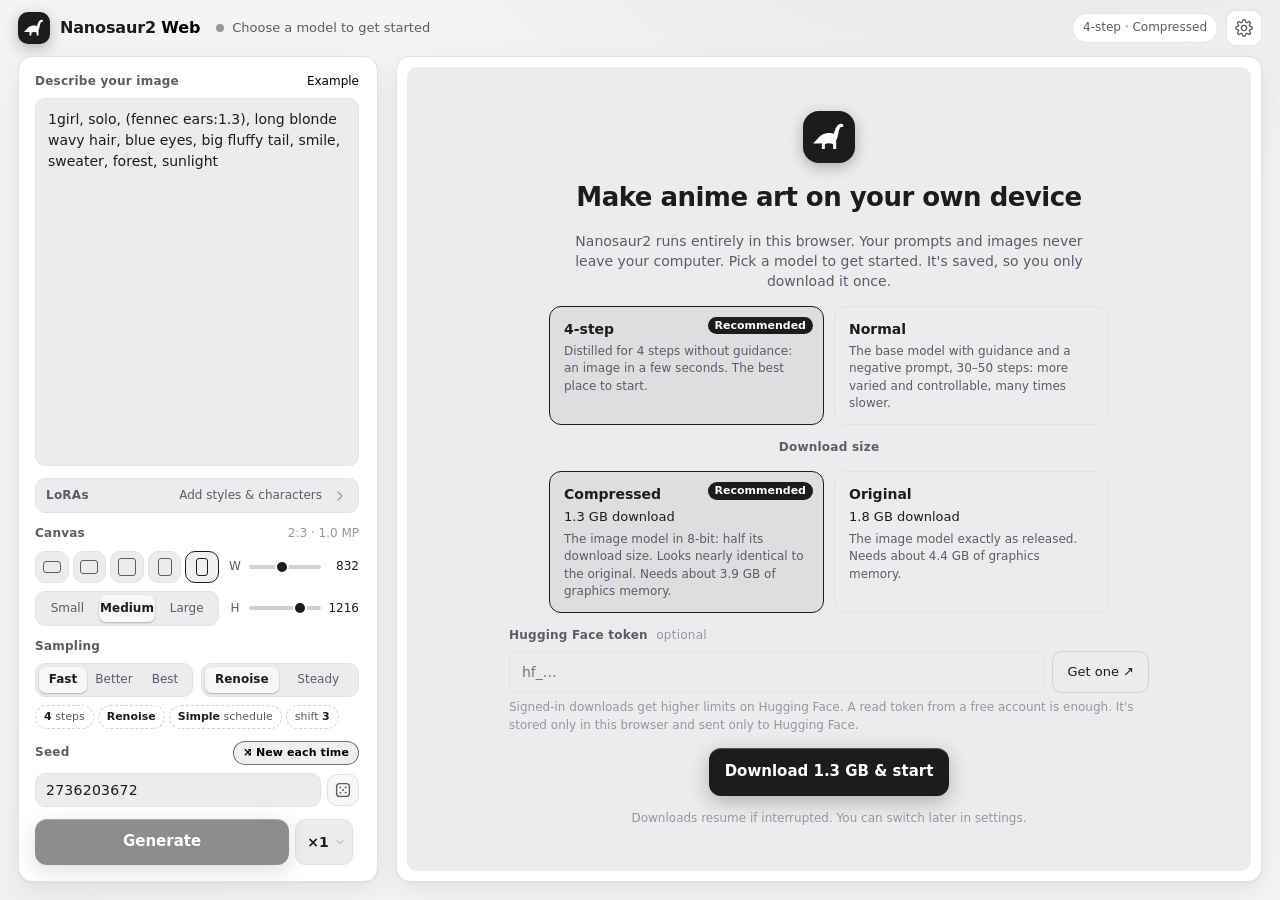
<file: index.html>
<!doctype html>
<html lang="en">
<head>
<meta charset="utf-8">
<meta name="viewport" content="width=device-width, initial-scale=1">
<title>Nanosaur2 Web</title>
<meta name="description" content="Create illustrations with the Nanosaur2 model, running entirely in your browser.">
<link rel="icon" href="data:image/svg+xml,%3Csvg xmlns='http://www.w3.org/2000/svg' viewBox='0 0 32 32'%3E%3Crect width='32' height='32' rx='9' fill='%23e9a23b'/%3E%3Cpath fill='%231f1405' transform='translate(1 1.5)' d='M2 21C5 21 7 14 13 13C17 12.3 19 13 20 13.5C21 10 22 7 24 5.5C25.3 4.5 27.5 4.6 28 6C28.4 7 27.6 7.6 26.6 7.6C25.4 7.6 24.6 9 24 12C23.6 14.5 23 17 22 19V26H19.5V22.2C17.5 21 14.5 21 12.5 22.2V26H10V21.2C7 21.6 4.5 21.6 2 21Z'/%3E%3C/svg%3E">
<meta name="theme-color" content="#0f0f10">
<link rel="stylesheet" href="app/style.css">
</head>
<body>
<div class="app">
  <header class="bar">
    <div class="brand">
      <span class="logo" aria-hidden="true"><svg viewBox="0 0 32 32"><path class="dino" d="M2 21C5 21 7 14 13 13C17 12.3 19 13 20 13.5C21 10 22 7 24 5.5C25.3 4.5 27.5 4.6 28 6C28.4 7 27.6 7.6 26.6 7.6C25.4 7.6 24.6 9 24 12C23.6 14.5 23 17 22 19V26H19.5V22.2C17.5 21 14.5 21 12.5 22.2V26H10V21.2C7 21.6 4.5 21.6 2 21Z"/></svg></span>
      <span class="name">Nanosaur2 <b>Web</b></span>
    </div>
    <div class="status" id="status" role="status" aria-live="polite">
      <span class="dot" id="statusDot"></span><span id="statusText">Starting…</span>
    </div>
    <div class="bar-right">
      <button class="chip" id="gpuChip" type="button" hidden aria-label="Model, opens settings"></button>
      <button class="icon-btn" id="settingsBtn" title="Settings" aria-label="Settings">
        <svg viewBox="0 0 24 24" aria-hidden="true"><path d="M12 15.5a3.5 3.5 0 1 0 0-7 3.5 3.5 0 0 0 0 7Z"/><path d="M19.4 15a1.7 1.7 0 0 0 .3 1.8l.1.1a2 2 0 1 1-2.8 2.8l-.1-.1a1.7 1.7 0 0 0-1.8-.3 1.7 1.7 0 0 0-1 1.5V21a2 2 0 1 1-4 0v-.1a1.7 1.7 0 0 0-1.1-1.5 1.7 1.7 0 0 0-1.8.3l-.1.1a2 2 0 1 1-2.8-2.8l.1-.1a1.7 1.7 0 0 0 .3-1.8 1.7 1.7 0 0 0-1.5-1H3a2 2 0 1 1 0-4h.1a1.7 1.7 0 0 0 1.5-1.1 1.7 1.7 0 0 0-.3-1.8l-.1-.1a2 2 0 1 1 2.8-2.8l.1.1a1.7 1.7 0 0 0 1.8.3H9a1.7 1.7 0 0 0 1-1.5V3a2 2 0 1 1 4 0v.1a1.7 1.7 0 0 0 1 1.5 1.7 1.7 0 0 0 1.8-.3l.1-.1a2 2 0 1 1 2.8 2.8l-.1.1a1.7 1.7 0 0 0-.3 1.8V9a1.7 1.7 0 0 0 1.5 1H21a2 2 0 1 1 0 4h-.1a1.7 1.7 0 0 0-1.5 1Z"/></svg>
      </button>
    </div>
  </header>

  <aside class="rail" aria-label="Image settings">
    <!-- ============ main view ============ -->
    <div class="view" id="mainView">
      <!-- prompt: takes all remaining height -->
      <section class="group grow">
        <div class="label-row">
          <label for="prompt" class="label">Describe your image</label>
          <span class="head-actions">
            <button class="link" id="exampleBtn" type="button">Example</button>
          </span>
        </div>
        <textarea id="prompt" spellcheck="false" placeholder="Tags or sentences, e.g. 1girl, silver hair, school uniform, cherry blossoms, smile. (words:1.3) makes them count more."></textarea>
      </section>

      <!-- negative prompt: only for the model that uses guidance (Normal) -->
      <section class="group" id="negGroup" hidden>
        <div class="label-row">
          <label for="negative" class="label">Avoid <span class="hint" id="negHint"></span></label>
          <button class="link" id="negReset" type="button" title="Restore the recommended negative prompt for this model">Reset</button>
        </div>
        <textarea id="negative" class="neg" spellcheck="false" placeholder="Things to keep out of the image"></textarea>
      </section>

      <!-- LoRAs: one compact row; the list lives in its own view -->
      <button class="lora-entry" id="loraEntry" type="button" aria-label="LoRAs, open the list">
        <span class="label">LoRAs</span>
        <span class="stack" id="loraStack"></span>
        <span class="lora-sum" id="loraSum"></span>
        <svg class="chev" viewBox="0 0 24 24" aria-hidden="true"><path d="M9 6l6 6-6 6"/></svg>
      </button>

      <!-- canvas: presets left, sliders right -->
      <section class="group">
        <div class="label-row"><span class="label">Canvas</span><span class="hint" id="sizeHint"></span></div>
        <div class="canvas-grid">
          <div class="shapes" id="shapes" role="radiogroup" aria-label="Aspect ratio"></div>
          <label class="slider"><span>W</span><input type="range" id="wRange" min="256" max="1536" step="16" aria-label="Width"><output id="wOut"></output></label>
          <div class="seg" id="sizes" role="radiogroup" aria-label="Size"></div>
          <label class="slider"><span>H</span><input type="range" id="hRange" min="256" max="1536" step="16" aria-label="Height"><output id="hOut"></output></label>
        </div>
      </section>

      <!-- sampling -->
      <section class="group">
        <span class="label">Sampling</span>
        <div class="pair">
          <div class="seg" id="detail" role="radiogroup" aria-label="Detail"></div>
          <div class="seg" id="style" role="radiogroup" aria-label="Style"></div>
        </div>
        <div class="chips" id="advChips" aria-label="Sampling details"></div>
      </section>

      <!-- seed -->
      <section class="group">
        <div class="label-row">
          <label class="label" for="seed">Seed</label>
          <button class="pill" id="randomBtn" type="button" aria-pressed="true" title="Pick a new random seed for every image">⤨ New each time</button>
        </div>
        <div class="seed-row">
          <input id="seed" inputmode="numeric" autocomplete="off">
          <button class="icon-btn soft" id="rollBtn" type="button" title="Roll a new seed (and keep it)" aria-label="Roll a new seed">
            <svg viewBox="0 0 24 24" aria-hidden="true"><rect x="3.5" y="3.5" width="17" height="17" rx="4"/><circle cx="8.5" cy="8.5" r="1.3" class="fill"/><circle cx="15.5" cy="15.5" r="1.3" class="fill"/><circle cx="15.5" cy="8.5" r="1.3" class="fill"/><circle cx="8.5" cy="15.5" r="1.3" class="fill"/><circle cx="12" cy="12" r="1.3" class="fill"/></svg>
          </button>
        </div>
      </section>

      <div class="go-row">
        <button class="primary" id="goBtn" disabled><span id="goLabel">Generate</span><span class="go-sub" id="estimate"></span></button>
        <select class="batch" id="batch" aria-label="How many images" title="How many images to queue">
          <option value="1">×1</option><option value="2">×2</option><option value="4">×4</option><option value="8">×8</option>
        </select>
        <button class="icon-btn stop" id="stopBtn" type="button" hidden title="Stop and clear the queue" aria-label="Stop and clear the queue">
          <svg viewBox="0 0 24 24" aria-hidden="true"><rect x="6" y="6" width="12" height="12" rx="2" class="fill"/></svg>
        </button>
      </div>
    </div>

    <!-- ============ LoRA view ============ -->
    <div class="view" id="loraView" hidden>
      <div class="view-head">
        <button class="icon-btn" id="loraBack" type="button" aria-label="Back" title="Back">
          <svg viewBox="0 0 24 24" aria-hidden="true"><path d="M15 6l-6 6 6 6"/></svg>
        </button>
        <h2>LoRAs</h2>
        <span class="hint" id="loraCount"></span>
      </div>
      <p class="help">Add styles, characters or concepts made for <b>Nanosaur2</b> (for example with the model's <code>train_lora.py</code>). Paste the link to a <b>.safetensors</b> file on Hugging Face (<a href="https://huggingface.co/models?other=base_model:adapter:well9472/Nanosaur2-670M" target="_blank" rel="noopener">browse Nanosaur2 LoRAs ↗</a>):</p>
      <div class="url-row">
        <input id="loraUrl" type="url" placeholder="https://huggingface.co/…/lora.safetensors" autocomplete="off" spellcheck="false">
        <button class="ghost" type="button" id="loraLookup">Look up</button>
      </div>
      <div class="lora-card" id="loraCard" hidden></div>
      <p class="help" id="loraStatus"></p>
      <div class="loras" id="loraList"></div>
      <div class="view-foot">
        <label class="link small-link">+ Add a file from your computer<input type="file" id="loraLocalInput" accept=".safetensors" hidden></label>
        <button class="link small-link" id="loraAllOff" type="button">Turn all off</button>
      </div>
    </div>
  </aside>

  <main class="stage" aria-label="Result">
    <div class="canvas-box" id="canvasBox">
      <canvas id="canvas" width="1024" height="1024" hidden></canvas>

      <div class="panel-center" id="welcome" hidden>
        <span class="logo welcome-mark" aria-hidden="true"><svg viewBox="0 0 32 32"><path class="dino" d="M2 21C5 21 7 14 13 13C17 12.3 19 13 20 13.5C21 10 22 7 24 5.5C25.3 4.5 27.5 4.6 28 6C28.4 7 27.6 7.6 26.6 7.6C25.4 7.6 24.6 9 24 12C23.6 14.5 23 17 22 19V26H19.5V22.2C17.5 21 14.5 21 12.5 22.2V26H10V21.2C7 21.6 4.5 21.6 2 21Z"/></svg></span>
        <h1>Make anime art on your own device</h1>
        <p class="lead">Nanosaur2 runs entirely in this browser. Your prompts and images never leave your computer. Pick a model to get started. It's saved, so you only download it once.</p>
        <div class="presets" id="welcomePresets"></div>
        <span class="label">Download size</span>
        <div class="presets" id="welcomePrecisions"></div>
        <div class="welcome-token">
          <label class="label" for="welcomeToken">Hugging Face token <em>optional</em></label>
          <div class="url-row">
            <input id="welcomeToken" type="password" autocomplete="off" spellcheck="false" placeholder="hf_…">
            <a class="ghost" href="https://huggingface.co/settings/tokens" target="_blank" rel="noopener">Get one ↗</a>
          </div>
          <p class="help" id="welcomeTokenStatus"></p>
        </div>
        <button class="primary wide" id="welcomeGo">Download &amp; start</button>
        <p class="help center" id="welcomeNote"></p>
      </div>

      <div class="panel-center" id="loading" hidden>
        <div class="spinner" aria-hidden="true"></div>
        <h2 id="loadingTitle">Getting ready…</h2>
        <div class="bar-progress"><div id="loadingBar"></div></div>
        <p class="help center" id="loadingText"></p>
        <button class="ghost" id="loadingCancel" hidden>Cancel download</button>
      </div>

      <div class="panel-center" id="empty" hidden>
        <div class="empty-art" aria-hidden="true">
          <svg viewBox="0 0 148 104">
            <circle class="sun" cx="118" cy="30" r="10"/>
            <path class="body" vector-effect="non-scaling-stroke" transform="translate(16 18.4) scale(2.6)" d="M2 21C5 21 7 14 13 13C17 12.3 19 13 20 13.5C21 10 22 7 24 5.5C25.3 4.5 27.5 4.6 28 6C28.4 7 27.6 7.6 26.6 7.6C25.4 7.6 24.6 9 24 12C23.6 14.5 23 17 22 19V26H19.5V22.2C17.5 21 14.5 21 12.5 22.2V26H10V21.2C7 21.6 4.5 21.6 2 21Z"/>
            <circle class="eye" cx="84.3" cy="34.6" r="1.4"/>
            <path class="fern" d="M126 86c0-9 1-17 4-24M127 78l-5-3M127.4 72l-4.6-4M128.4 67l-3.6-4.6M127 78l5-2.6M127.6 72l4.8-3M128.8 66.6l3.6-3"/>
            <path class="ground" d="M8 86h132"/>
          </svg>
        </div>
        <h2>Ready when you are</h2>
        <p class="lead">Describe an image on the left and press <b>Generate</b>.</p>
      </div>

      <div class="progress-card" id="progress" hidden>
        <div class="bar-progress"><div id="progressBar"></div></div>
        <span id="progressText"></span>
      </div>

      <div class="error-card" id="errorCard" hidden></div>

      <!-- every image from this session, covering the viewer -->
      <div class="gallery" id="gallery" hidden>
        <div class="gallery-head">
          <span class="label" id="galleryTitle">This session</span>
          <span class="help">Images are kept until you close the tab. Save the ones you want.</span>
          <button class="icon-btn soft" id="galleryClose" type="button" title="Back to the image (Esc)" aria-label="Close">
            <svg viewBox="0 0 24 24"><path d="M6 6l12 12M18 6 6 18"/></svg>
          </button>
        </div>
        <div class="gallery-grid" id="galleryGrid"></div>
      </div>
    </div>

    <div class="stage-foot" id="stageFoot" hidden>
      <div class="info" id="info"></div>
      <div class="strip-row">
        <div class="strip" id="strip" aria-label="This session's images"></div>
        <button class="all-btn" id="allBtn" type="button" title="Show all images">
          <svg viewBox="0 0 24 24"><rect x="4" y="4" width="7" height="7" rx="1.5"/><rect x="13" y="4" width="7" height="7" rx="1.5"/><rect x="4" y="13" width="7" height="7" rx="1.5"/><rect x="13" y="13" width="7" height="7" rx="1.5"/></svg>
          <span id="allCount">All</span>
        </button>
      </div>
    </div>
  </main>
</div>

<!-- inline editor for one sampling detail -->
<div class="popover" id="advPop" hidden role="dialog" aria-label="Edit sampling detail"></div>

<!-- settings -->
<dialog id="settings" aria-labelledby="settingsTitle">
  <form method="dialog" class="dialog">
    <div class="dialog-head">
      <h2 id="settingsTitle">Settings</h2>
      <button class="icon-btn" value="close" aria-label="Close"><svg viewBox="0 0 24 24" aria-hidden="true"><path d="M6 6l12 12M18 6 6 18"/></svg></button>
    </div>
    <span class="label">Model</span>
    <div class="presets" id="presets"></div>
    <span class="label">Download size</span>
    <div class="presets" id="precisions"></div>
    <div class="field">
      <span class="label">Hugging Face token <em class="muted">optional</em></span>
      <div class="url-row">
        <input id="hfToken" type="password" autocomplete="off" spellcheck="false" placeholder="hf_…">
        <button class="ghost" type="button" id="keyToggle">Show</button>
      </div>
      <p class="help">Used for model downloads (signed-in downloads get higher limits) and for LoRAs you have to sign in or accept terms for. Create a <b>read</b> token under <a href="https://huggingface.co/settings/tokens" target="_blank" rel="noopener">Hugging Face settings → Access Tokens</a>. It's stored only in this browser and sent only to Hugging Face.</p>
    </div>
    <div class="storage">
      <div><span class="label">Saved in this browser</span><p class="help" id="storageText"></p></div>
      <div class="storage-actions">
        <button class="ghost" type="button" id="clearOthersBtn" hidden>Remove files not in use</button>
        <button class="ghost" type="button" id="clearLorasBtn">Remove LoRAs</button>
        <button class="ghost danger" type="button" id="clearBtn">Remove models</button>
      </div>
    </div>
    <p class="help">Model: <a href="https://huggingface.co/well9472/Nanosaur2-670M" target="_blank" rel="noopener">Nanosaur2-670M</a> (MIT license). The text encoder and the original image models load unmodified from its Hugging Face repo; the compressed image models (int8) and the VAE decoder are built from them.</p>
  </form>
</dialog>

<div class="fatal" id="fatal" hidden></div>
<script type="module" src="app/main.js"></script>
</body>
</html>
</file>
<file: app/style.css>
:root {
  /* dark: neutral greys with a white accent */
  --bg: #0f0f10;
  --bg-2: #141415;
  --panel: #19191b;
  --panel-2: #202023;
  --line: #2a2a2e;
  --line-2: #38383d;
  --fg: #ededee;
  --muted: #a1a1a6;
  --faint: #6b6b71;
  --accent: #e6e6e8;
  --accent-2: #ffffff;
  --accent-ink: #111113;
  --accent-soft: rgba(255, 255, 255, 0.08);
  --moss: rgba(255, 255, 255, 0.025);
  --good: #8fd16a;
  --warn: #ef8a4f;
  --bad: #ff8a76;
  --radius: 14px;
  --radius-sm: 10px;
  --shadow: 0 1px 0 rgba(255, 255, 255, 0.03) inset, 0 12px 32px rgba(0, 0, 0, 0.35);
  --checker: #1c1c1e;
  --display: ui-rounded, "SF Pro Rounded", "Nunito", system-ui, -apple-system, "Segoe UI", sans-serif;
  color-scheme: dark;
  scrollbar-color: var(--line-2) transparent;
}
* { scrollbar-width: thin; }
/* light: neutral greys with a near-black accent */
@media (prefers-color-scheme: light) {
  :root:not([data-theme="dark"]) {
    --bg: #f4f4f5;
    --bg-2: #ececee;
    --panel: #ffffff;
    --panel-2: #f7f7f8;
    --line: #e2e2e5;
    --line-2: #d1d1d6;
    --fg: #1c1c1e;
    --muted: #5c5c63;
    --faint: #96969c;
    --accent: #1c1c1e;
    --accent-2: #000000;
    --accent-ink: #ffffff;
    --accent-soft: rgba(0, 0, 0, 0.06);
    --moss: rgba(0, 0, 0, 0.02);
    --good: #3f7d1f;
    --warn: #b5501a;
    --bad: #b3261e;
    --shadow: 0 1px 2px rgba(0, 0, 0, 0.05), 0 10px 28px rgba(0, 0, 0, 0.07);
    --checker: #ececee;
    color-scheme: light;
  }
}
:root[data-theme="light"] {
  --bg: #f4f4f5; --bg-2: #ececee; --panel: #ffffff; --panel-2: #f7f7f8; --line: #e2e2e5; --line-2: #d1d1d6;
  --fg: #1c1c1e; --muted: #5c5c63; --faint: #96969c; --accent: #1c1c1e; --accent-2: #000000; --accent-ink: #ffffff;
  --accent-soft: rgba(0, 0, 0, 0.06); --moss: rgba(0, 0, 0, 0.02); --good: #3f7d1f; --warn: #b5501a; --bad: #b3261e;
  --checker: #ececee;
  --shadow: 0 1px 2px rgba(0, 0, 0, 0.05), 0 10px 28px rgba(0, 0, 0, 0.07);
  color-scheme: light;
}

* { box-sizing: border-box; }
html, body { margin: 0; height: 100%; }
body {
  background:
    radial-gradient(1100px 560px at 78% -12%, var(--accent-soft), transparent 60%),
    radial-gradient(900px 520px at -8% 110%, var(--moss), transparent 60%),
    var(--bg);
  color: var(--fg);
  font: 14px/1.45 system-ui, -apple-system, "Segoe UI", Roboto, "Helvetica Neue", sans-serif;
  -webkit-font-smoothing: antialiased;
}
[hidden] { display: none !important; }
a { color: var(--accent-2); }
button { font: inherit; color: inherit; cursor: pointer; }
button:disabled { cursor: not-allowed; opacity: 0.5; }
:focus-visible { outline: 2px solid var(--accent); outline-offset: 2px; border-radius: 6px; }
svg { width: 18px; height: 18px; fill: none; stroke: currentColor; stroke-width: 1.8; stroke-linecap: round; stroke-linejoin: round; }
svg .fill { fill: currentColor; stroke: none; }

/* ------------------------------------------------------------------ layout: one screen */
.app {
  height: 100dvh;
  display: grid;
  grid-template-columns: 360px minmax(0, 1fr);
  grid-template-rows: 56px minmax(0, 1fr);
  gap: 0 18px;
  padding: 0 18px 18px;
}
.bar { grid-column: 1 / -1; display: flex; align-items: center; gap: 16px; }
.rail {
  /* the gutter is always reserved so the controls don't narrow when the scrollbar appears;
     the right padding is smaller by about its width */
  display: flex; flex-direction: column; min-height: 0; overflow-y: auto; padding: 16px 8px 16px 16px;
  scrollbar-gutter: stable;
  background: var(--panel); border: 1px solid var(--line); border-radius: var(--radius); box-shadow: var(--shadow);
}
.stage {
  display: flex; flex-direction: column; gap: 10px; min-height: 0; min-width: 0; padding: 10px; container-type: inline-size;
  background: var(--panel); border: 1px solid var(--line); border-radius: var(--radius); box-shadow: var(--shadow);
}

/* ------------------------------------------------------------------ header */
.brand { display: flex; align-items: center; gap: 10px; }
.logo {
  width: 32px; height: 32px; border-radius: 10px; display: grid; place-items: center;
  background: var(--accent); color: var(--accent-ink);
  box-shadow: 0 0 0 1px color-mix(in srgb, var(--fg) 8%, transparent) inset, 0 4px 14px color-mix(in srgb, var(--accent) 30%, transparent);
}
.logo svg { width: 24px; height: 24px; }
.dino { fill: currentColor; stroke: none; }
.name { font-family: var(--display); font-size: 16px; font-weight: 600; letter-spacing: -0.01em; }
.name b { font-weight: 800; color: var(--accent-2); }
.status { display: flex; align-items: center; gap: 8px; color: var(--muted); font-size: 13px; min-width: 0; }
.status span:last-child { white-space: nowrap; overflow: hidden; text-overflow: ellipsis; }
.dot { width: 8px; height: 8px; border-radius: 50%; background: var(--faint); flex: none; }
.dot.ok { background: var(--good); box-shadow: 0 0 0 3px color-mix(in srgb, var(--good) 20%, transparent); }
.dot.busy { background: var(--warn); animation: pulse 1.2s ease-in-out infinite; }
.dot.err { background: var(--bad); }
@keyframes pulse { 50% { opacity: 0.35; } }
.bar-right { margin-left: auto; display: flex; align-items: center; gap: 8px; }
.chip {
  font-size: 12px; color: var(--muted); padding: 5px 10px; border: 1px solid var(--line); border-radius: 999px;
  background: var(--panel); white-space: nowrap;
}
.icon-btn {
  width: 36px; height: 36px; display: grid; place-items: center; border-radius: 10px;
  border: 1px solid var(--line); background: var(--panel); color: var(--muted);
}
.icon-btn:hover:not(:disabled) { color: var(--fg); border-color: var(--line-2); }
.icon-btn.soft { background: var(--panel-2); }

/* ------------------------------------------------------------------ shared controls */
.label { font-size: 12px; font-weight: 600; color: var(--muted); letter-spacing: 0.02em; }
.label-row { display: flex; align-items: center; justify-content: space-between; gap: 8px; }
.hint { font-size: 12px; color: var(--faint); font-variant-numeric: tabular-nums; }
.help { margin: 0; font-size: 12px; color: var(--faint); }
.help.center { text-align: center; }
.muted { color: var(--faint); font-style: normal; font-weight: 400; }
.help code { font-size: 11px; color: var(--muted); background: var(--panel-2); border: 1px solid var(--line); border-radius: 4px; padding: 0 4px; user-select: all; overflow-wrap: anywhere; }
#backendHelp { line-height: 1.6; }
.link { background: none; border: 0; padding: 0; color: var(--accent-2); font-size: 12px; }
.link:hover { text-decoration: underline; }
.small-link { font-size: 12px; cursor: pointer; }

textarea, input, select {
  font: inherit; color: inherit; background: var(--bg-2); border: 1px solid var(--line); border-radius: var(--radius-sm);
  padding: 10px 12px; width: 100%;
}
textarea:focus, input:focus, select:focus { outline: none; border-color: var(--accent); box-shadow: 0 0 0 3px var(--accent-soft); }
textarea { flex: 1 1 auto; min-height: 110px; resize: none; line-height: 1.5; }
textarea.neg { flex: none; min-height: 0; height: 64px; resize: vertical; font-size: 13px; }
select {
  -webkit-appearance: none; appearance: none; padding-right: 30px; cursor: pointer;
  background-image: url("data:image/svg+xml,%3Csvg xmlns='http://www.w3.org/2000/svg' viewBox='0 0 24 24' fill='none' stroke='%23a3a993' stroke-width='2' stroke-linecap='round' stroke-linejoin='round'%3E%3Cpath d='M6 9l6 6 6-6'/%3E%3C/svg%3E");
  background-repeat: no-repeat; background-position: right 10px center; background-size: 14px;
}
select option { background: var(--panel); color: var(--fg); }
/* styled picker where the browser supports it (Chrome 135+); elsewhere the native one */
@supports (appearance: base-select) {
  select, ::picker(select) { appearance: base-select; }
  select { display: flex; align-items: center; gap: 8px; background-image: none; padding-right: 12px; }
  select::picker-icon {
    content: ""; width: 14px; height: 14px; margin-left: auto; transition: rotate 0.15s;
    background: url("data:image/svg+xml,%3Csvg xmlns='http://www.w3.org/2000/svg' viewBox='0 0 24 24' fill='none' stroke='%23a3a993' stroke-width='2' stroke-linecap='round' stroke-linejoin='round'%3E%3Cpath d='M6 9l6 6 6-6'/%3E%3C/svg%3E") center / 14px no-repeat;
  }
  select:open::picker-icon { rotate: 180deg; }
  select:open { border-color: var(--accent); box-shadow: 0 0 0 3px var(--accent-soft); }
  ::picker(select) {
    margin-block: 6px; padding: 5px; border: 1px solid var(--line-2); border-radius: 12px;
    background: var(--panel); color: var(--fg); box-shadow: 0 18px 48px rgba(0, 0, 0, 0.45);
    max-height: min(440px, 70dvh); overflow-y: auto;
  }
  optgroup {
    padding: 8px 10px 2px; font-size: 10.5px; font-weight: 600; letter-spacing: 0.06em;
    text-transform: uppercase; color: var(--faint);
  }
  optgroup + optgroup { margin-top: 4px; border-top: 1px solid var(--line); }
  option {
    display: flex; align-items: center; gap: 8px; margin: 1px 0; padding: 7px 10px; border-radius: 8px;
    font-size: 13px; font-weight: 400; letter-spacing: normal; text-transform: none; color: var(--fg);
    background: transparent; cursor: pointer;
  }
  optgroup option { margin-inline: -10px; }
  option:hover, option:focus-visible { background: var(--panel-2); outline: none; }
  option:checked { background: var(--accent-soft); color: var(--accent-2); font-weight: 600; }
  option::checkmark { order: 1; margin-left: auto; content: "✓"; color: var(--accent-2); }
  option:disabled { color: var(--faint); cursor: default; background: transparent; }
  .batch { width: 64px; padding: 0 8px 0 12px; gap: 4px; }
  .batch::picker-icon { width: 12px; height: 12px; background-size: 12px; }
  .batch::picker(select) { min-width: 72px; }
  .batch option { justify-content: center; }
  .batch option::checkmark { display: none; }
}

input[type="range"] { -webkit-appearance: none; appearance: none; width: 100%; height: 18px; padding: 0; background: transparent; border: 0; }
input[type="range"]:focus { box-shadow: none; }
input[type="range"]::-webkit-slider-runnable-track { height: 4px; border-radius: 99px; background: var(--line-2); }
input[type="range"]::-moz-range-track { height: 4px; border-radius: 99px; background: var(--line-2); }
input[type="range"]::-webkit-slider-thumb { -webkit-appearance: none; width: 14px; height: 14px; margin-top: -5px; border-radius: 50%; background: var(--accent); border: 2px solid var(--panel); }
input[type="range"]::-moz-range-thumb { width: 12px; height: 12px; border-radius: 50%; background: var(--accent); border: 2px solid var(--panel); }
input[type="range"]:focus-visible::-webkit-slider-thumb { outline: 2px solid var(--accent); outline-offset: 2px; }

.primary {
  display: flex; align-items: center; justify-content: center; gap: 10px; width: 100%;
  padding: 13px 16px; border: 0; border-radius: 12px; font-weight: 700; font-size: 15px;
  background: var(--accent); color: var(--accent-ink);
  box-shadow: 0 1px 0 color-mix(in srgb, white 25%, transparent) inset, 0 6px 20px color-mix(in srgb, var(--accent) 28%, transparent);
  transition: transform 0.08s, filter 0.15s;
}
.primary:hover:not(:disabled) { filter: brightness(1.06); }
.primary:active:not(:disabled) { transform: translateY(1px); }
.primary.wide { width: auto; min-width: 240px; align-self: center; }
.primary.slim { width: auto; padding: 10px 18px; font-size: 14px; }
.ghost { background: transparent; border: 1px solid var(--line-2); border-radius: 10px; padding: 8px 14px; color: var(--fg); }
.ghost.danger { color: var(--bad); border-color: color-mix(in srgb, var(--bad) 40%, transparent); }

/* segmented control */
.seg { display: flex; padding: 3px; gap: 3px; background: var(--bg-2); border: 1px solid var(--line); border-radius: var(--radius-sm); }
.seg button {
  flex: 1 1 0; min-width: 0; padding: 4px 2px; border: 0; border-radius: 7px; background: transparent; color: var(--muted);
  font-size: 12px; white-space: nowrap; overflow: hidden; text-overflow: ellipsis;
}
.seg button[aria-checked="true"] { background: var(--panel-2); color: var(--fg); box-shadow: 0 1px 2px rgba(0, 0, 0, 0.25); font-weight: 600; }
.seg button:hover:not([aria-checked="true"]) { color: var(--fg); }

/* pill toggles (new seed each time) */
.pill {
  font-size: 11px; font-weight: 600; padding: 3px 9px; border-radius: 999px; border: 1px solid var(--line-2);
  background: transparent; color: var(--faint); letter-spacing: 0.01em; white-space: nowrap;
}
.pill[aria-pressed="true"] { color: var(--accent-2); border-color: color-mix(in srgb, var(--accent) 60%, transparent); background: var(--accent-soft); }
.pill:hover { color: var(--fg); }

.url-row { display: flex; gap: 8px; }
.url-row .ghost { flex: none; }

/* ------------------------------------------------------------------ rail: two views (main / LoRAs) */
.view { display: flex; flex-direction: column; gap: 12px; flex: 1 0 auto; }
.view.enter { animation: slideIn 0.18s ease-out; }
@keyframes slideIn { from { opacity: 0; transform: translateX(12px); } }
.view-head { display: flex; align-items: center; gap: 10px; }
.view-head h2 { margin: 0; font-family: var(--display); font-size: 16px; font-weight: 700; flex: 1; }
.view-foot { display: flex; justify-content: space-between; gap: 8px; padding-top: 2px; }

.group { display: flex; flex-direction: column; gap: 8px; }
.group.grow { flex: 1 1 auto; min-height: 170px; }
.head-actions { display: flex; align-items: center; gap: 10px; }

/* LoRA entry row */
.lora-entry {
  display: flex; align-items: center; gap: 10px; padding: 8px 10px; border-radius: var(--radius-sm);
  border: 1px solid var(--line); background: var(--bg-2); text-align: left; flex: none;
}
.lora-entry:hover { border-color: var(--line-2); }
.lora-entry .label { flex: none; }
.lora-entry .stack { display: flex; }
.lora-entry .stack img, .lora-entry .stack i {
  width: 22px; height: 22px; border-radius: 6px; object-fit: cover; border: 2px solid var(--bg-2); margin-left: -6px; background: var(--panel-2);
}
.lora-entry .stack :first-child { margin-left: 0; }
.lora-sum { flex: 1; min-width: 0; font-size: 12px; color: var(--muted); white-space: nowrap; overflow: hidden; text-overflow: ellipsis; text-align: right; }
.chev { width: 16px; height: 16px; color: var(--faint); flex: none; }

/* canvas: aspect ratios and sizes | width and height sliders */
.canvas-grid { display: grid; grid-template-columns: 184px minmax(0, 1fr); gap: 8px 10px; align-items: center; }
.canvas-grid .seg button { padding: 5px 0; }
.shapes { display: grid; grid-template-columns: repeat(5, 1fr); gap: 4px; }
.shape {
  display: flex; align-items: center; justify-content: center; height: 32px; padding: 0;
  border-radius: var(--radius-sm); border: 1px solid var(--line); background: var(--bg-2); color: var(--muted);
}
.shape i { display: block; border: 1.5px solid currentColor; border-radius: 3px; }
.shape[aria-checked="true"] { border-color: var(--accent); background: var(--accent-soft); color: var(--fg); }
.shape:hover { border-color: var(--line-2); }
.slider { display: grid; grid-template-columns: 12px minmax(0, 1fr) 34px; align-items: center; gap: 6px; font-size: 12px; color: var(--muted); }
.slider > span { text-align: center; }
.slider output { font-variant-numeric: tabular-nums; text-align: right; color: var(--fg); font-size: 12px; }

/* sampling */
.pair { display: grid; grid-template-columns: 1fr 1fr; gap: 8px; }
.chips { display: flex; flex-wrap: wrap; gap: 4px; }
.chips button {
  font-size: 11px; padding: 3px 8px; border-radius: 999px; border: 1px dashed var(--line-2); background: transparent; color: var(--muted);
  font-variant-numeric: tabular-nums;
}
.chips button:hover, .chips button[aria-expanded="true"] { color: var(--fg); border-style: solid; border-color: var(--accent); }
.chips button b { color: var(--fg); font-weight: 600; }

.popover {
  position: fixed; z-index: 20; width: 240px; padding: 12px; border-radius: 12px; background: var(--panel);
  border: 1px solid var(--line-2); box-shadow: 0 16px 40px rgba(0, 0, 0, 0.45); display: flex; flex-direction: column; gap: 8px;
}
.popover .row { display: grid; grid-template-columns: minmax(0, 1fr) 42px; gap: 8px; align-items: center; }
.popover output { text-align: right; font-variant-numeric: tabular-nums; }
.popover .opts { display: flex; flex-direction: column; gap: 4px; }
.popover .opts button { text-align: left; padding: 6px 8px; border-radius: 8px; border: 1px solid transparent; background: transparent; font-size: 13px; }
.popover .opts button[aria-checked="true"] { border-color: var(--accent); background: var(--accent-soft); }
.popover .opts button small { display: block; color: var(--faint); font-size: 11px; }

/* seed */
.seed-row { display: flex; align-items: center; gap: 6px; }
.seed-row input { padding: 6px 10px; font-variant-numeric: tabular-nums; letter-spacing: 0.02em; }
.seed-row .icon-btn { width: 32px; height: 32px; flex: none; }

/* generate row */
.go-row { display: grid; grid-template-columns: minmax(0, 1fr) auto auto; gap: 6px; margin-top: auto; flex: none; }
.go-row .primary { height: 46px; gap: 8px; padding: 0 14px; }
.go-sub { font-size: 12px; font-weight: 500; opacity: 0.75; }
.go-sub::before { content: "· "; }
.go-sub:empty { display: none; }
.batch { width: 58px; height: 46px; padding: 0 22px 0 10px; font-weight: 600; text-align: center; background-position: right 6px center; background-size: 12px; }
.stop { width: 46px; height: 46px; color: var(--bad); }
.stop svg { width: 14px; height: 14px; }

/* ------------------------------------------------------------------ LoRA view */
.lora-card {
  display: grid; grid-template-columns: 56px minmax(0, 1fr); gap: 12px; padding: 12px; border-radius: 12px;
  border: 1px solid var(--line); background: var(--bg-2);
}
.lora-card img, .lora-card .noimg { width: 56px; height: 74px; border-radius: 8px; object-fit: cover; background: var(--panel-2); }
.lora-card h3 { margin: 0 0 2px; font-size: 15px; }
.lora-card .meta { font-size: 12px; color: var(--muted); display: flex; flex-wrap: wrap; gap: 4px 10px; align-items: center; }
.badge { font-size: 11px; padding: 1px 8px; border-radius: 999px; background: color-mix(in srgb, var(--good) 20%, transparent); color: var(--good); }
.badge.warn { background: color-mix(in srgb, var(--warn) 20%, transparent); color: var(--warn); }
.words { display: flex; flex-wrap: wrap; gap: 4px; margin-top: 6px; }
.words span { font-size: 11px; padding: 2px 7px; border-radius: 6px; background: var(--panel-2); color: var(--fg); }
.card-actions { grid-column: 1 / -1; display: flex; justify-content: flex-end; gap: 8px; }
.dl { grid-column: 1 / -1; display: flex; flex-direction: column; gap: 6px; }
.dl .bar-progress { max-width: none; }
.dl-meta { display: flex; justify-content: space-between; font-size: 12px; color: var(--muted); font-variant-numeric: tabular-nums; }

.loras { display: flex; flex-direction: column; gap: 6px; flex: 1 1 auto; min-height: 60px; overflow-y: auto; scrollbar-width: thin; }
.loras:empty::after { content: "No LoRAs yet."; font-size: 12px; color: var(--faint); }
.lora {
  display: grid; grid-template-columns: 40px minmax(0, 1fr) auto; gap: 8px; align-items: center;
  padding: 7px 8px; border-radius: 10px; background: var(--bg-2); border: 1px solid var(--line);
}
.lora.off { opacity: 0.55; }
.lora.bad { border-color: color-mix(in srgb, var(--bad) 50%, transparent); }
.lora .thumb {
  width: 40px; height: 40px; border-radius: 7px; background: var(--panel-2); border: 0; padding: 0;
  display: grid; place-items: center; font-size: 11px; color: var(--faint); overflow: hidden;
}
.lora .thumb img { width: 100%; height: 100%; object-fit: cover; }
.lora .mid { min-width: 0; display: flex; flex-direction: column; gap: 1px; }
.lora.pending .mid { gap: 5px; }
.lora .title { font-size: 12px; white-space: nowrap; overflow: hidden; text-overflow: ellipsis; }
.lora .title small { color: var(--faint); }
.lora .str { display: grid; grid-template-columns: minmax(0, 1fr) 30px; gap: 6px; align-items: center; }
.lora .str output { font-size: 11px; text-align: right; font-variant-numeric: tabular-nums; color: var(--muted); }
.lora .bar-progress { max-width: none; height: 4px; }
.lora .msg { font-size: 11px; color: var(--bad); }
.lora .btns { display: flex; gap: 2px; }
.lora .btns a, .lora .btns button {
  width: 24px; height: 24px; display: grid; place-items: center; border-radius: 6px; border: 0; background: transparent; color: var(--muted);
}
.lora .btns a:hover, .lora .btns button:hover { color: var(--fg); background: var(--panel-2); }
.lora .btns svg { width: 14px; height: 14px; }

/* ------------------------------------------------------------------ stage: viewer */
.canvas-box {
  position: relative; flex: 1 1 auto; min-height: 0; display: grid; place-items: center; overflow: hidden;
  background: var(--bg-2); border-radius: var(--radius-sm);
}
canvas {
  position: absolute; inset: 16px; width: calc(100% - 32px); height: calc(100% - 32px); display: block;
  object-fit: contain; filter: drop-shadow(0 10px 30px rgba(0, 0, 0, 0.35));
}
.panel-center {
  position: absolute; inset: 0; display: flex; flex-direction: column; align-items: center; justify-content: safe center;
  gap: 14px; padding: 32px; text-align: center; overflow-y: auto;
}
.panel-center h1 { margin: 0; font-family: var(--display); font-size: 26px; font-weight: 700; letter-spacing: -0.02em; }
.panel-center h2 { margin: 0; font-family: var(--display); font-size: 18px; font-weight: 700; }
.welcome-mark { width: 52px; height: 52px; border-radius: 16px; margin-bottom: 2px; }
.welcome-mark svg { width: 38px; height: 38px; }
.lead { margin: 0; max-width: 520px; color: var(--muted); }
.empty-art { width: 148px; height: 104px; color: var(--accent-2); }
.empty-art svg { width: 100%; height: 100%; stroke-width: 1.6; }
.empty-art .ground { stroke: var(--line-2); }
.empty-art .sun { fill: var(--accent-soft); stroke: color-mix(in srgb, var(--accent) 45%, transparent); }
.empty-art .body { fill: var(--accent-soft); stroke: var(--accent); }
.empty-art .eye { fill: var(--accent); stroke: none; }
.empty-art .fern { stroke: color-mix(in srgb, var(--good) 55%, transparent); }

.presets { display: grid; grid-template-columns: repeat(2, minmax(0, 1fr)); gap: 10px; width: 100%; max-width: 560px; }
.preset {
  position: relative; text-align: left; display: flex; flex-direction: column; gap: 4px; padding: 12px 14px;
  border: 1px solid var(--line); border-radius: 12px; background: var(--bg-2);
}
.preset:hover { border-color: var(--line-2); }
.preset[aria-checked="true"] { border-color: var(--accent); background: var(--accent-soft); }
.preset b { font-size: 14px; }
.preset .size { font-size: 13px; font-variant-numeric: tabular-nums; }
.preset .desc { font-size: 12px; color: var(--muted); }
.preset .tag { position: absolute; top: 10px; right: 10px; font-size: 11px; padding: 1px 7px; border-radius: 999px; background: var(--accent); color: var(--accent-ink); font-weight: 700; }
.preset .saved { font-size: 11px; color: var(--good); }

.welcome-token { width: 100%; max-width: 640px; display: flex; flex-direction: column; gap: 6px; text-align: left; }
.welcome-token .label em { font-style: normal; font-weight: 400; color: var(--faint); margin-left: 4px; }
.welcome-token .ghost { flex: none; display: inline-flex; align-items: center; text-decoration: none; font-size: 13px; white-space: nowrap; }
.welcome-token .help.ok { color: var(--good); }
.welcome-token .help.err { color: var(--bad); }

/* an egg about to hatch */
.spinner {
  width: 32px; height: 40px; border-radius: 50% 50% 50% 50% / 60% 60% 40% 40%;
  background:
    radial-gradient(circle at 34% 30%, var(--accent) 0 1.6px, transparent 2.2px),
    radial-gradient(circle at 64% 50%, var(--accent) 0 2.2px, transparent 2.8px),
    radial-gradient(circle at 40% 70%, var(--accent) 0 1.4px, transparent 2px),
    radial-gradient(circle at 70% 24%, var(--accent) 0 1.2px, transparent 1.8px),
    var(--panel-2);
  box-shadow: inset -5px -6px 0 color-mix(in srgb, var(--bg) 35%, transparent), 0 0 0 1.5px var(--line-2);
  transform-origin: 50% 100%; animation: wobble 1.4s ease-in-out infinite;
}
@keyframes wobble { 0%, 55%, 100% { rotate: 0deg; } 10% { rotate: -9deg; } 22% { rotate: 7deg; } 34% { rotate: -4deg; } 45% { rotate: 2deg; } }
@media (prefers-reduced-motion: reduce) { .spinner { animation: none; } }
.bar-progress { width: 100%; max-width: 420px; height: 6px; border-radius: 99px; background: var(--line); overflow: hidden; }
.bar-progress > div { height: 100%; width: 0; background: var(--accent); transition: width 0.25s; }

.progress-card {
  position: absolute; left: 50%; bottom: 22px; transform: translateX(-50%); width: min(420px, calc(100% - 40px));
  display: flex; flex-direction: column; gap: 8px; padding: 10px 14px; border-radius: 12px;
  background: color-mix(in srgb, var(--panel) 85%, transparent); backdrop-filter: blur(10px);
  border: 1px solid var(--line); font-size: 13px; color: var(--muted); font-variant-numeric: tabular-nums;
}
.progress-card .bar-progress { max-width: none; }
.error-card {
  position: absolute; left: 50%; top: 20px; transform: translateX(-50%); max-width: calc(100% - 40px);
  padding: 10px 14px; border-radius: 10px; border: 1px solid color-mix(in srgb, var(--bad) 50%, transparent);
  background: var(--panel); color: var(--bad); font-size: 13px;
}

/* all images of the session, covering the viewer */
.gallery {
  position: absolute; inset: 0; z-index: 2; display: flex; flex-direction: column; gap: 10px; padding: 12px;
  background: var(--bg-2);
}
.gallery-head { display: flex; align-items: center; gap: 12px; min-width: 0; }
.gallery-head .help { flex: 1 1 auto; min-width: 0; white-space: nowrap; overflow: hidden; text-overflow: ellipsis; }
.gallery-head .icon-btn { width: 32px; height: 32px; }
.gallery-grid {
  flex: 1 1 auto; min-height: 0; overflow-y: auto; scrollbar-width: thin;
  display: grid; grid-template-columns: repeat(auto-fill, minmax(150px, 1fr)); grid-auto-rows: max-content; gap: 10px; align-content: start;
}
.gallery-grid .tile { height: auto; width: 100%; font-size: 12px; }
.gallery-grid .tile .ring { width: 40px; height: 40px; }

/* ------------------------------------------------------------------ stage: info line + image strip */
/* Fixed heights, so the viewer never changes size as info or thumbnails come and go. */
.stage-foot { flex: none; display: flex; flex-direction: column; gap: 8px; }
.info {
  display: flex; align-items: center; gap: 12px; height: 32px; min-width: 0; padding: 0 2px 0 4px;
  font-size: 12px; color: var(--muted); font-variant-numeric: tabular-nums;
}
.info .meta { flex: 1 1 auto; min-width: 0; white-space: nowrap; overflow: hidden; text-overflow: ellipsis; }
.info .meta b { font-weight: 600; color: var(--fg); }
.info .meta .sep { color: var(--faint); margin: 0 6px; }
.info .meta .note { color: var(--warn); }
.info .actions { flex: none; display: flex; gap: 6px; }
.info .actions button, .info .actions a {
  display: inline-flex; align-items: center; gap: 6px; height: 30px; padding: 0 10px; border-radius: 8px; border: 1px solid var(--line);
  background: var(--bg-2); color: var(--fg); font-size: 12px; text-decoration: none; white-space: nowrap;
}
.info .actions button:hover, .info .actions a:hover { border-color: var(--line-2); }
.info .actions svg { width: 14px; height: 14px; }
@container (max-width: 640px) { .info .actions span { display: none; } .info .actions button, .info .actions a { padding: 0 8px; } }

.strip-row { display: flex; gap: 8px; height: 64px; }
.strip { flex: 1 1 auto; min-width: 0; display: flex; gap: 8px; overflow-x: auto; overflow-y: hidden; scrollbar-width: thin; }
.strip:empty::before { content: "Your images will show up here."; align-self: center; padding-left: 4px; font-size: 12px; color: var(--faint); }
.all-btn {
  flex: none; width: 64px; display: flex; flex-direction: column; align-items: center; justify-content: center; gap: 3px;
  border-radius: 10px; border: 1px solid var(--line); background: var(--bg-2); color: var(--muted); font-size: 11px; font-variant-numeric: tabular-nums;
}
.all-btn:hover:not(:disabled) { color: var(--fg); border-color: var(--line-2); }
.all-btn[aria-pressed="true"] { color: var(--fg); background: var(--accent-soft); border-color: var(--accent); }

/* one tile: a finished image, the one being made (live preview), or a queued job */
.tile {
  position: relative; flex: none; height: 64px; aspect-ratio: 1; padding: 0; border-radius: 10px; overflow: hidden;
  border: 2px solid transparent; background: var(--bg-2); display: grid; place-items: center; color: var(--muted); font-size: 11px;
}
.tile img, .tile canvas { position: absolute; inset: 0; width: 100%; height: 100%; object-fit: cover; display: block; }
.tile[aria-current="true"] { border-color: var(--accent); }
.tile:hover:not([aria-current="true"]) { border-color: var(--line-2); }
.tile.queued { border: 1.5px dashed var(--line-2); cursor: default; }
.tile.queued .x {
  position: absolute; top: 3px; right: 3px; width: 18px; height: 18px; border-radius: 50%; border: 0; background: var(--panel-2);
  color: var(--muted); display: none; place-items: center; font-size: 12px; line-height: 1; padding: 0;
}
.tile.queued:hover .x, .tile.queued:focus-within .x { display: grid; }
.tile.running canvas { filter: saturate(0.85); }
.tile .ring { width: 30px; height: 30px; }
.tile .ring circle { fill: none; stroke-width: 3; }
.tile .ring .bg { stroke: var(--line-2); }
.tile .ring .fg { stroke: var(--accent); stroke-linecap: round; transform: rotate(-90deg); transform-origin: 50% 50%; transition: stroke-dashoffset 0.3s; }
.tile.has-preview .ring { display: none; }
.tile .tile-bar { position: absolute; left: 0; right: 0; bottom: 0; height: 4px; background: color-mix(in srgb, var(--bg) 60%, transparent); }
.tile .tile-bar i { display: block; height: 100%; width: 0; background: var(--accent); transition: width 0.3s; }

/* ------------------------------------------------------------------ settings dialog */
dialog {
  border: 1px solid var(--line); border-radius: 18px; padding: 0; background: var(--panel); color: var(--fg);
  width: min(720px, calc(100vw - 32px)); max-height: calc(100dvh - 32px); box-shadow: 0 30px 80px rgba(0, 0, 0, 0.5);
}
dialog::backdrop { background: rgba(6, 8, 5, 0.6); backdrop-filter: blur(3px); }
.dialog { display: flex; flex-direction: column; gap: 14px; padding: 20px 22px 22px; }
.dialog-head { display: flex; align-items: center; justify-content: space-between; }
.dialog-head h2 { margin: 0; font-family: var(--display); font-size: 18px; font-weight: 700; }
.dialog .presets { max-width: none; }
.field { display: flex; flex-direction: column; gap: 6px; }
.storage { display: flex; align-items: center; justify-content: space-between; gap: 12px; border-top: 1px solid var(--line); padding-top: 14px; }
.storage p { margin-top: 2px; }
.storage-actions { display: flex; flex-wrap: wrap; justify-content: flex-end; gap: 8px; }

.fatal {
  position: fixed; inset: 0; display: grid; place-items: center; padding: 24px; background: var(--bg); color: var(--bad);
  white-space: pre-wrap; text-align: center; font-size: 15px;
}

/* ------------------------------------------------------------------ small screens: stack and scroll */
@media (max-width: 900px) {
  .app { height: auto; min-height: 100dvh; grid-template-columns: 1fr; grid-template-rows: 56px auto auto; gap: 12px; padding: 0 12px 16px; }
  .bar { gap: 10px; order: -2; }
  .status { display: none; }
  .stage { order: -1; }
  .canvas-box { min-height: 60vh; }
  .rail { overflow: visible; }
  .group.grow { min-height: 0; }
  .presets { grid-template-columns: 1fr; }
}
@media (max-height: 700px) and (min-width: 901px) {
  .rail { padding: 12px 4px 12px 12px; }
  .view { gap: 8px; }
}
</file>
